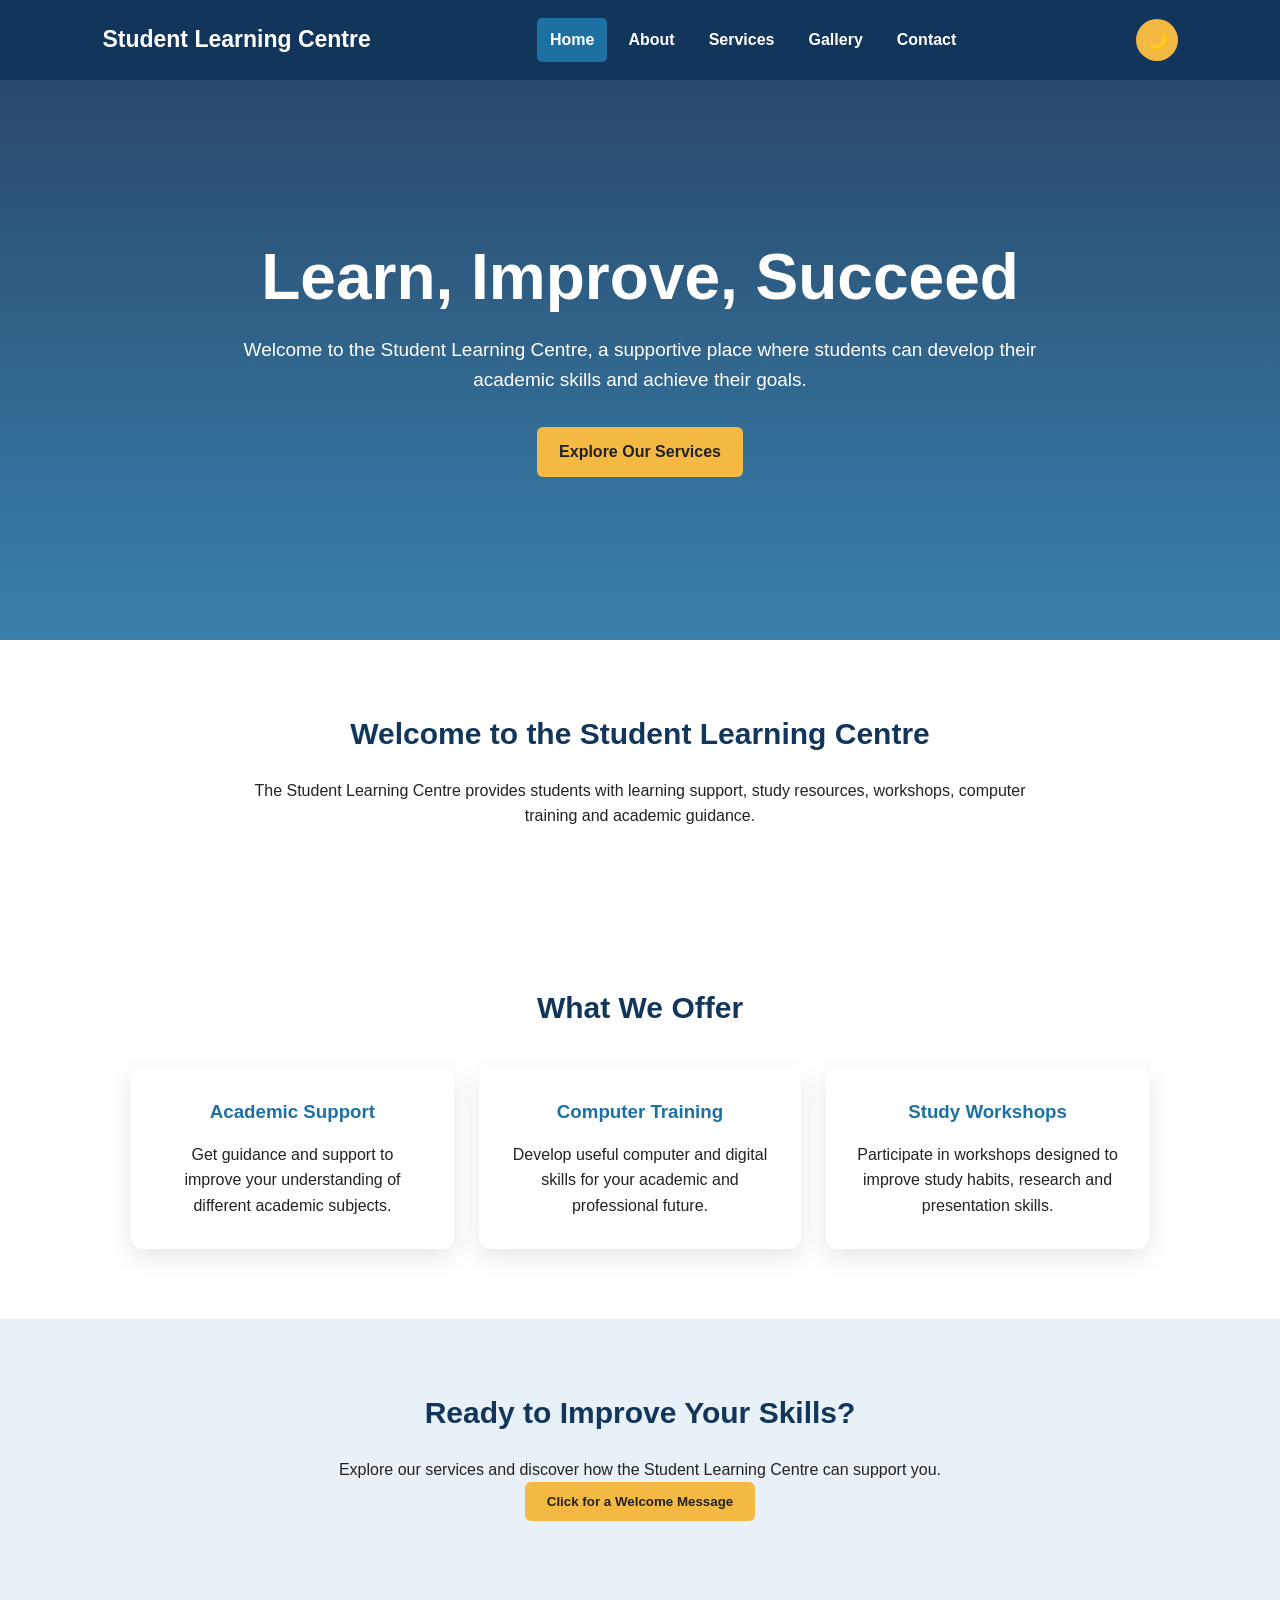
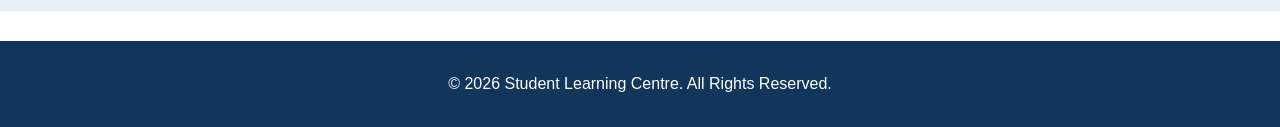
<file: index.html>
<!DOCTYPE html>
<html lang="en">

<head>
    <meta charset="UTF-8">

    <meta name="viewport" content="width=device-width, initial-scale=1.0">

    <title>Student Learning Centre | Home</title>

    <link rel="stylesheet" href="css/style.css">
</head>

<body>

    <!-- Header -->
    <header>
        <div class="logo">
            Student Learning Centre
        </div>

        <!-- Navigation -->
        <nav>
            <a href="index.html" class="active">Home</a>
            <a href="about.html">About</a>
            <a href="services.html">Services</a>
            <a href="gallery.html">Gallery</a>
            <a href="contact.html">Contact</a>
        </nav>
      <button id="themeButton" aria-label="Switch between light and dark mode">
    🌙
</button>
    </header>


    <!-- Main content -->
    <main>

        <!-- Hero section -->
        <section class="hero">

            <div class="hero-content">

                <h1>Learn, Improve, Succeed</h1>

                <p>
                    Welcome to the Student Learning Centre,
                    a supportive place where students can develop
                    their academic skills and achieve their goals.
                </p>

                <a href="services.html" class="btn">
                    Explore Our Services
                </a>

            </div>

        </section>


        <!-- Introduction -->
        <section class="intro">

            <h2>Welcome to the Student Learning Centre</h2>

            <p>
                The Student Learning Centre provides students with
                learning support, study resources, workshops,
                computer training and academic guidance.
            </p>

        </section>


        <!-- Highlights -->
        <section class="highlights">

            <h2>What We Offer</h2>

            <div class="card-container">

                <article class="card">

                    <h3>Academic Support</h3>

                    <p>
                        Get guidance and support to improve your
                        understanding of different academic subjects.
                    </p>

                </article>


                <article class="card">

                    <h3>Computer Training</h3>

                    <p>
                        Develop useful computer and digital skills
                        for your academic and professional future.
                    </p>

                </article>


                <article class="card">

                    <h3>Study Workshops</h3>

                    <p>
                        Participate in workshops designed to improve
                        study habits, research and presentation skills.
                    </p>

                </article>

            </div>

        </section>


        <!-- Call to action -->
        <section class="cta">

            <h2>Ready to Improve Your Skills?</h2>

            <p>
                Explore our services and discover how the
                Student Learning Centre can support you.
            </p>

            <button id="welcomeButton">
                Click for a Welcome Message
            </button>

            <p id="welcomeMessage"></p>

        </section>

    </main>


    <!-- Footer -->
    <footer>

        <p>
            &copy; 2026 Student Learning Centre.
            All Rights Reserved.
        </p>

    </footer>


    <script src="js/script.js"></script>

</body>

</html>
</file>
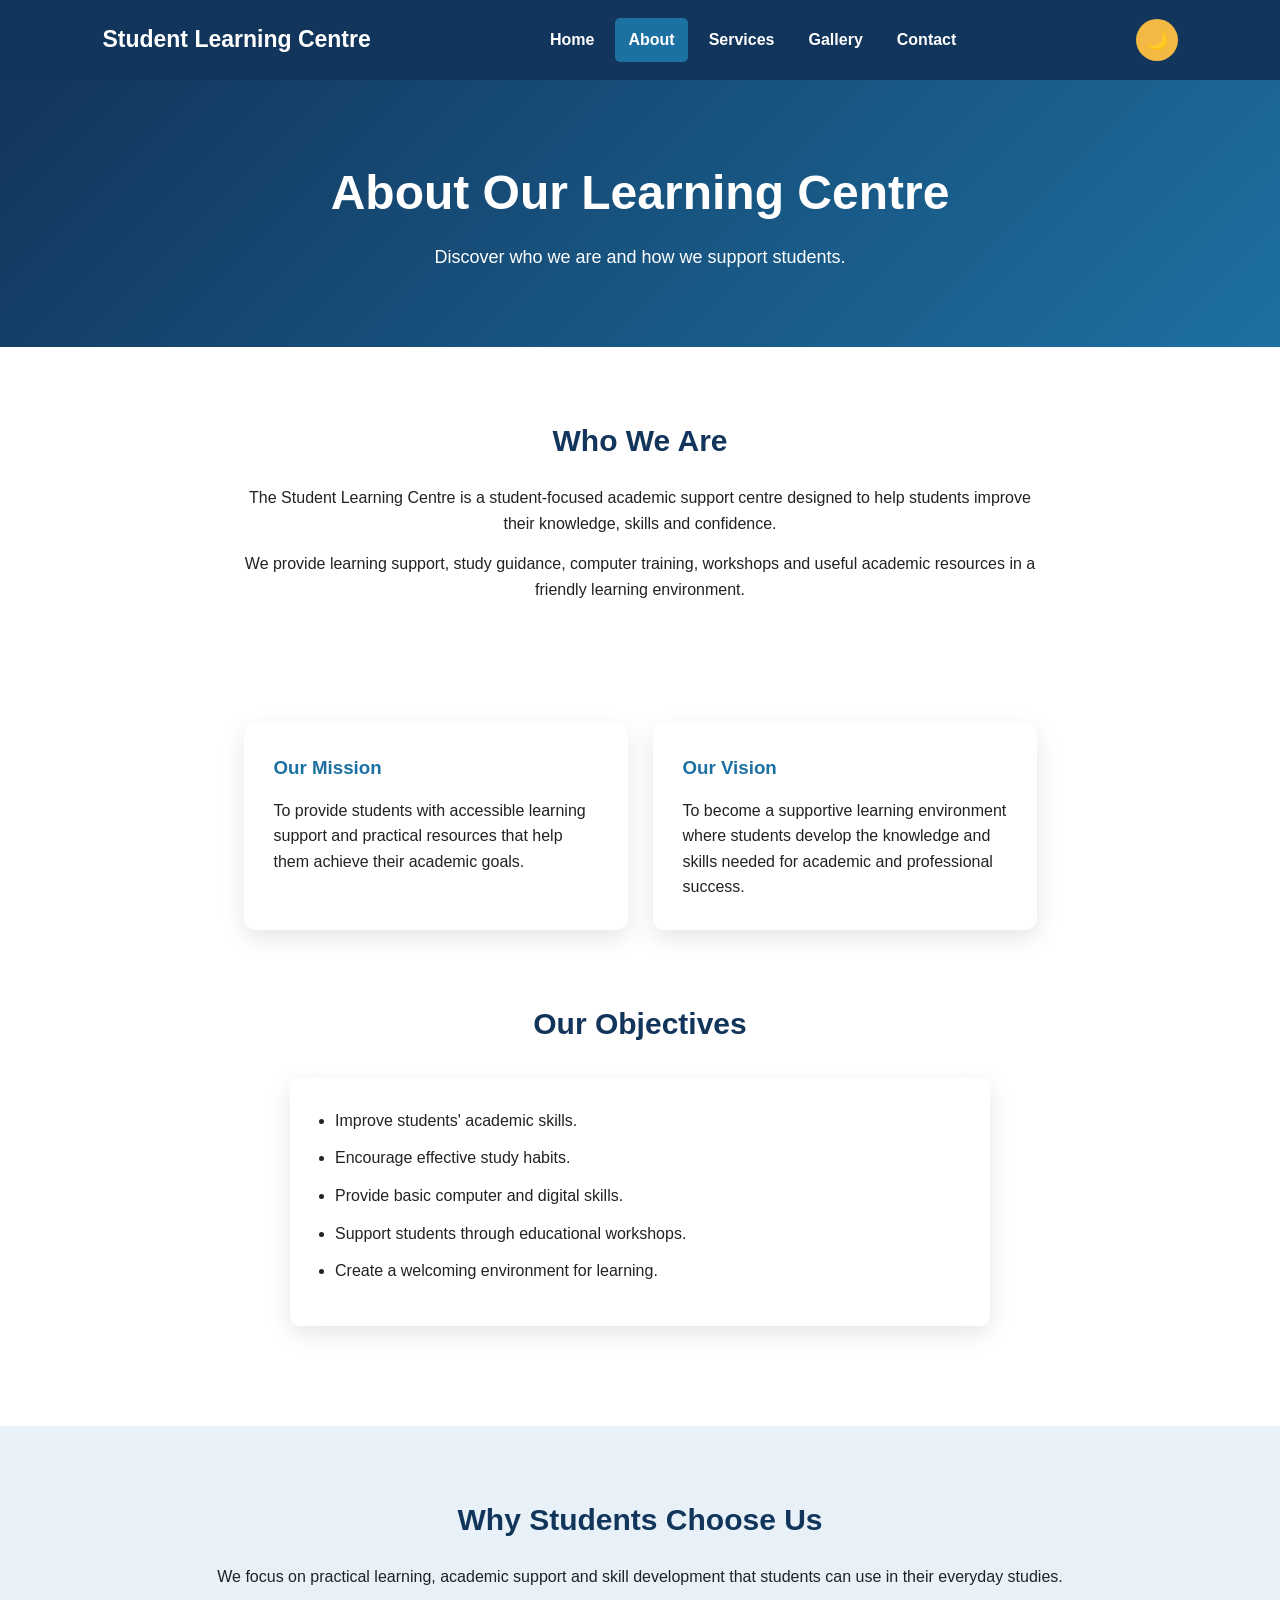
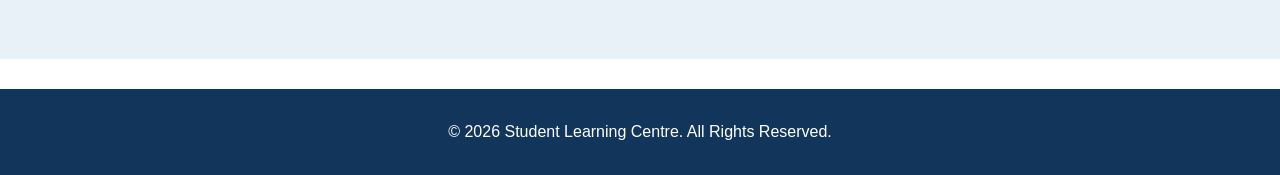
<file: about.html>
<!DOCTYPE html>
<html lang="en">

<head>
    <meta charset="UTF-8">

    <meta name="viewport" content="width=device-width, initial-scale=1.0">

    <title>Student Learning Centre | About</title>

    <link rel="stylesheet" href="css/style.css">
</head>

<body>

    <!-- Header -->
    <header>

        <div class="logo">
            Student Learning Centre
        </div>

        <!-- Navigation -->
        <nav>
            <a href="index.html">Home</a>
            <a href="about.html" class="active">About</a>
            <a href="services.html">Services</a>
            <a href="gallery.html">Gallery</a>
            <a href="contact.html">Contact</a>
        </nav>
      <button id="themeButton" aria-label="Switch between light and dark mode">
    🌙
</button>

    </header>


    <!-- Main content -->
    <main>

        <!-- Page heading -->
        <section class="page-header">

            <h1>About Our Learning Centre</h1>

            <p>
                Discover who we are and how we support students.
            </p>

        </section>


        <!-- About section -->
        <section class="intro">

            <h2>Who We Are</h2>

            <p>
                The Student Learning Centre is a student-focused
                academic support centre designed to help students
                improve their knowledge, skills and confidence.
            </p>

            <p>
                We provide learning support, study guidance,
                computer training, workshops and useful academic
                resources in a friendly learning environment.
            </p>

        </section>


        <!-- Mission and Vision -->
        <section class="card-container">

            <article class="card">

                <h3>Our Mission</h3>

                <p>
                    To provide students with accessible learning
                    support and practical resources that help them
                    achieve their academic goals.
                </p>

            </article>


            <article class="card">

                <h3>Our Vision</h3>

                <p>
                    To become a supportive learning environment
                    where students develop the knowledge and skills
                    needed for academic and professional success.
                </p>

            </article>

        </section>


        <!-- Objectives -->
        <section class="intro">

            <h2>Our Objectives</h2>

            <ul class="objectives">

                <li>
                    Improve students' academic skills.
                </li>

                <li>
                    Encourage effective study habits.
                </li>

                <li>
                    Provide basic computer and digital skills.
                </li>

                <li>
                    Support students through educational workshops.
                </li>

                <li>
                    Create a welcoming environment for learning.
                </li>

            </ul>

        </section>


        <!-- Why choose us -->
        <section class="cta">

            <h2>Why Students Choose Us</h2>

            <p>
                We focus on practical learning, academic support
                and skill development that students can use in
                their everyday studies.
            </p>

        </section>

    </main>


    <!-- Footer -->
    <footer>

        <p>
            &copy; 2026 Student Learning Centre.
            All Rights Reserved.
        </p>

    </footer>


    <script src="js/script.js"></script>

</body>

</html>
</file>
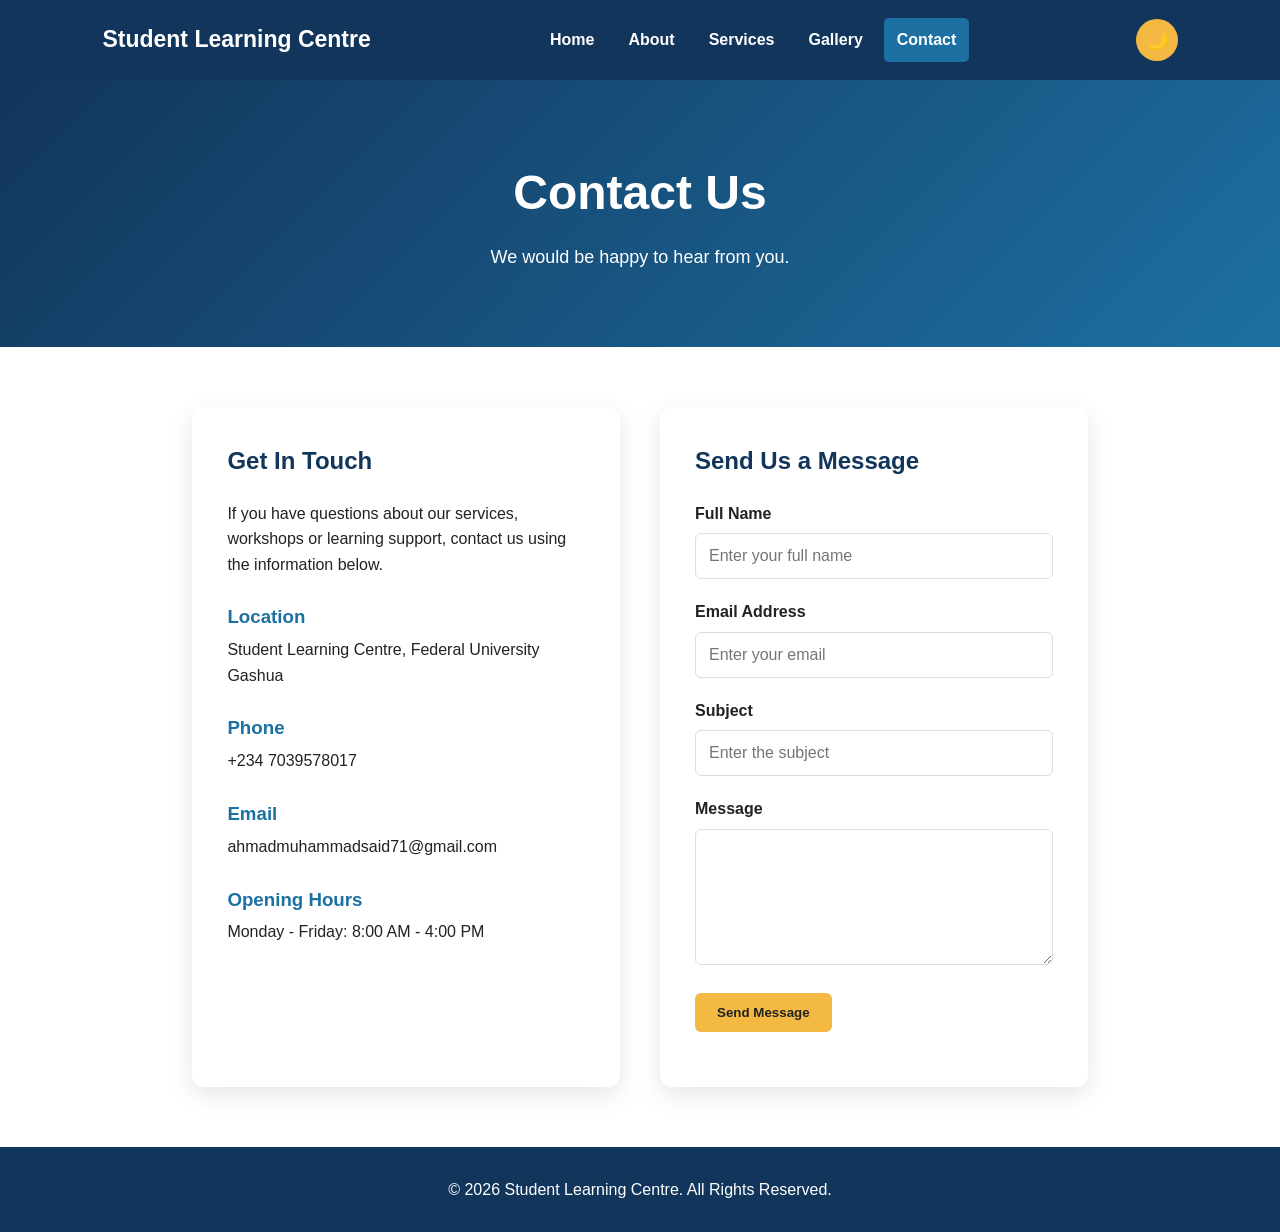
<file: contact.html>
<!DOCTYPE html>
<html lang="en">

<head>
    <meta charset="UTF-8">

    <meta name="viewport" content="width=device-width, initial-scale=1.0">

    <title>Student Learning Centre | Contact</title>

    <link rel="stylesheet" href="css/style.css">
</head>

<body>

    <!-- Header -->
    <header>

        <div class="logo">
            Student Learning Centre
        </div>

        <!-- Navigation -->
        <nav>
            <a href="index.html">Home</a>
            <a href="about.html">About</a>
            <a href="services.html">Services</a>
            <a href="gallery.html">Gallery</a>
            <a href="contact.html" class="active">Contact</a>
        </nav>
      <button id="themeButton" aria-label="Switch between light and dark mode">
    🌙
</button>

    </header>


    <!-- Main content -->
    <main>

        <!-- Page heading -->
        <section class="page-header">

            <h1>Contact Us</h1>

            <p>
                We would be happy to hear from you.
            </p>

        </section>


        <!-- Contact information -->
        <section class="contact-section">

            <div class="contact-info">

                <h2>Get In Touch</h2>

                <p>
                    If you have questions about our services,
                    workshops or learning support, contact us
                    using the information below.
                </p>

                <div class="contact-item">

                    <h3>Location</h3>

                    <p>
                        Student Learning Centre,
                        Federal University Gashua
                    </p>

                </div>


                <div class="contact-item">

                    <h3>Phone</h3>

                    <p>
                        +234 7039578017
                    </p>

                </div>


                <div class="contact-item">

                    <h3>Email</h3>

                    <p>
                      ahmadmuhammadsaid71@gmail.com
                    </p>

                </div>


                <div class="contact-item">

                    <h3>Opening Hours</h3>

                    <p>
                        Monday - Friday: 8:00 AM - 4:00 PM
                    </p>

                </div>

            </div>


            <!-- Contact form -->
            <div class="contact-form">

                <h2>Send Us a Message</h2>

                <form id="contactForm">

                    <div class="form-group">

                        <label for="name">
                            Full Name
                        </label>

                        <input
                            type="text"
                            id="name"
                            name="name"
                            placeholder="Enter your full name">

                        <small id="nameError"></small>

                    </div>


                    <div class="form-group">

                        <label for="email">
                            Email Address
                        </label>

                        <input
                            type="email"
                            id="email"
                            name="email"
                            placeholder="Enter your email">

                        <small id="emailError"></small>

                    </div>


                    <div class="form-group">

                        <label for="subject">
                            Subject
                        </label>

                        <input
                            type="text"
                            id="subject"
                            name="subject"
                            placeholder="Enter the subject">

                        <small id="subjectError"></small>

                    </div>


                    <div class="form-group">

                        <label for="message">
                            Message
                        </label>

                        <textarea
                            id="message"
                            name="message"
                            rows="6"
                            placeholder="Write your message">
                        </textarea>

                        <small id="messageError"></small>

                    </div>


                    <button type="submit">
                        Send Message
                    </button>

                    <p id="formMessage"></p>

                </form>

            </div>

        </section>

    </main>


    <!-- Footer -->
    <footer>

        <p>
            &copy; 2026 Student Learning Centre.
            All Rights Reserved.
        </p>

    </footer>


    <script src="js/script.js"></script>

</body>

</html>
</file>
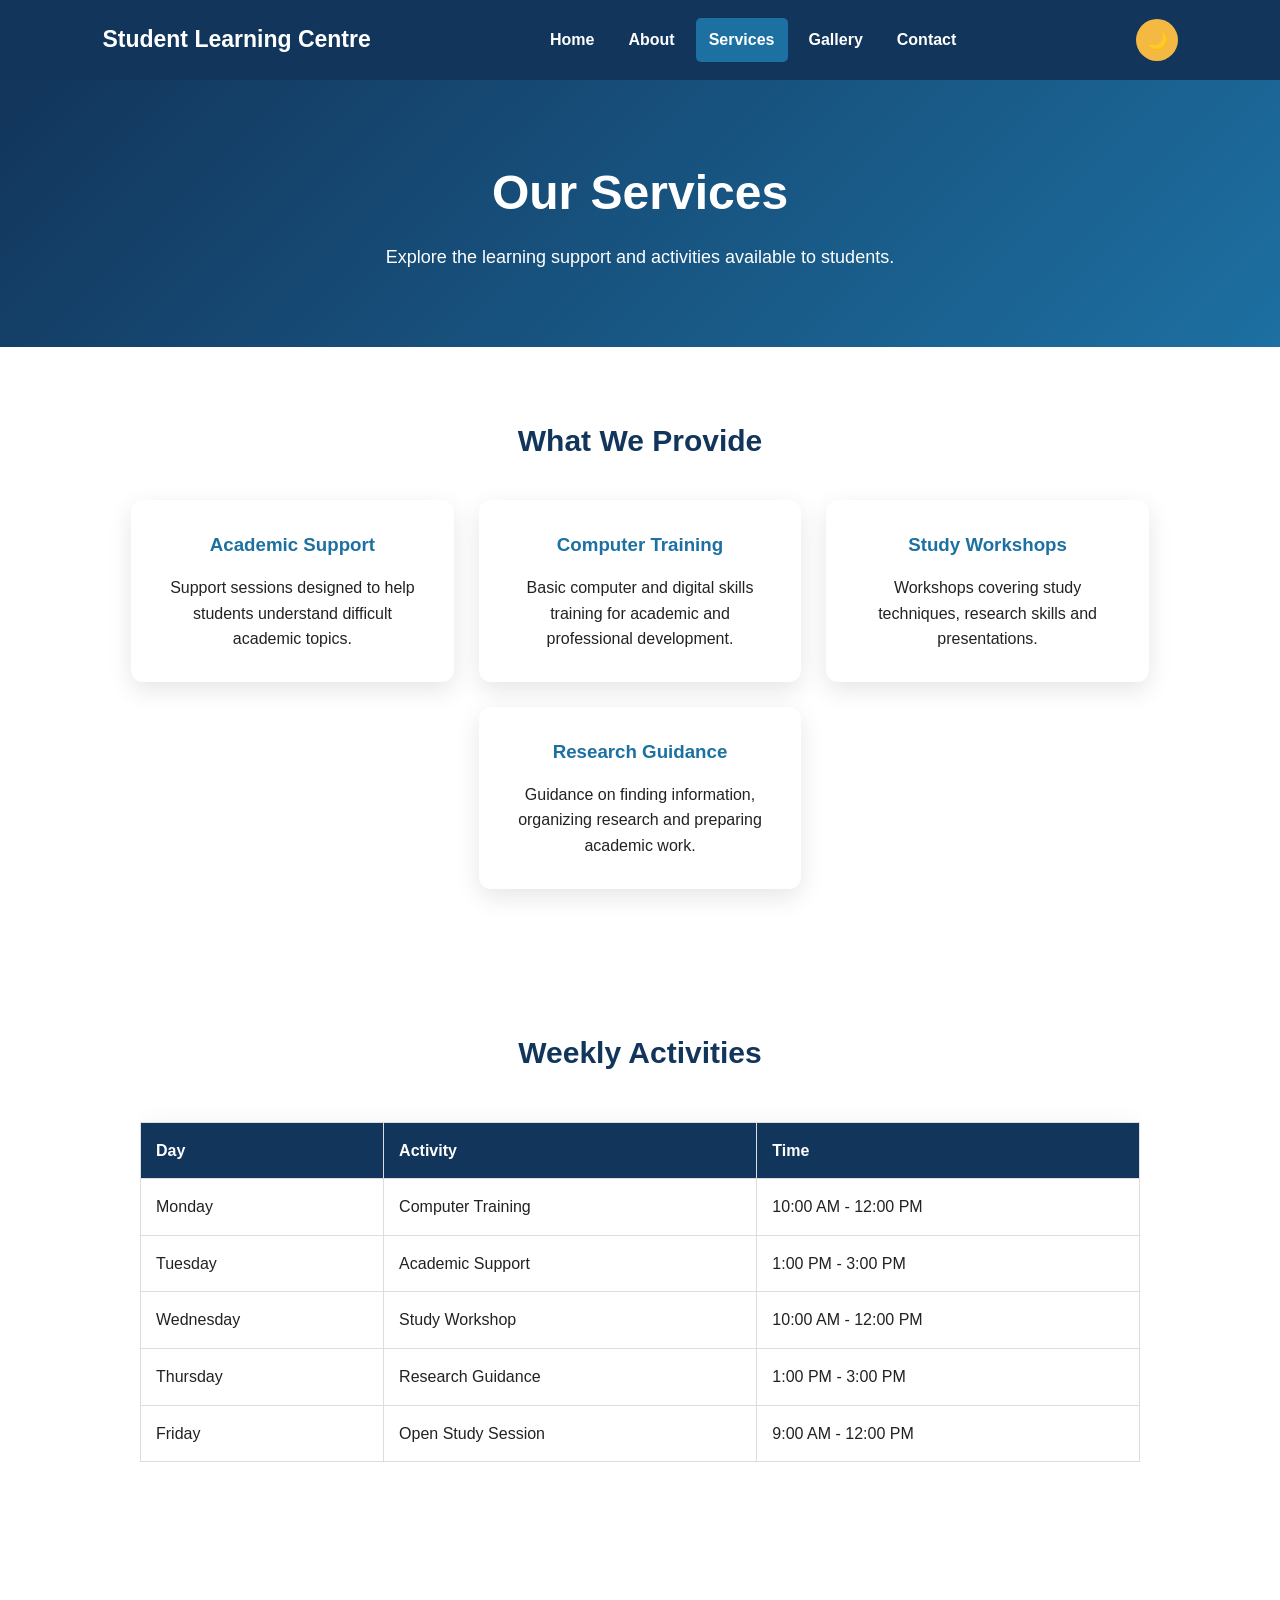
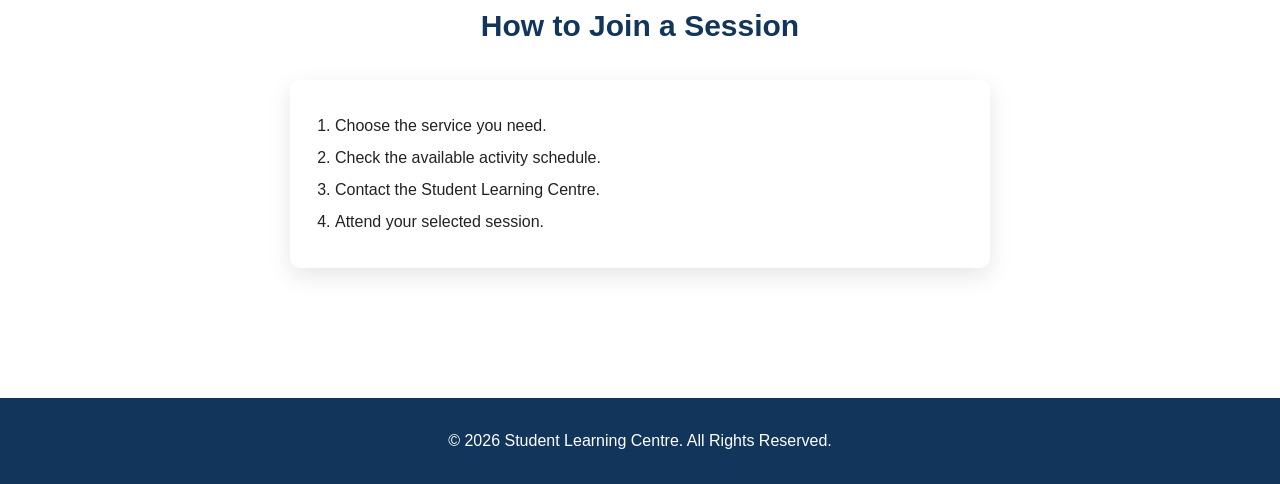
<file: services.html>
<!DOCTYPE html>
<html lang="en">

<head>
    <meta charset="UTF-8">

    <meta name="viewport" content="width=device-width, initial-scale=1.0">

    <title>Student Learning Centre | Services</title>

    <link rel="stylesheet" href="css/style.css">
</head>

<body>

    <!-- Header -->
    <header>

        <div class="logo">
            Student Learning Centre
        </div>

        <nav>
            <a href="index.html">Home</a>
            <a href="about.html">About</a>
            <a href="services.html" class="active">Services</a>
            <a href="gallery.html">Gallery</a>
            <a href="contact.html">Contact</a>
        </nav>
      <button id="themeButton" aria-label="Switch between light and dark mode">
    🌙
</button>

    </header>


    <!-- Main content -->
    <main>

        <!-- Page heading -->
        <section class="page-header">

            <h1>Our Services</h1>

            <p>
                Explore the learning support and activities
                available to students.
            </p>

        </section>


        <!-- Services -->
        <section class="intro">

            <h2>What We Provide</h2>

            <div class="card-container">

                <article class="card">

                    <h3>Academic Support</h3>

                    <p>
                        Support sessions designed to help students
                        understand difficult academic topics.
                    </p>

                </article>


                <article class="card">

                    <h3>Computer Training</h3>

                    <p>
                        Basic computer and digital skills training
                        for academic and professional development.
                    </p>

                </article>


                <article class="card">

                    <h3>Study Workshops</h3>

                    <p>
                        Workshops covering study techniques,
                        research skills and presentations.
                    </p>

                </article>


                <article class="card">

                    <h3>Research Guidance</h3>

                    <p>
                        Guidance on finding information, organizing
                        research and preparing academic work.
                    </p>

                </article>

            </div>

        </section>


        <!-- Service schedule table -->
        <section class="intro">

            <h2>Weekly Activities</h2>

            <div class="table-container">

                <table>

                    <thead>

                        <tr>
                            <th>Day</th>
                            <th>Activity</th>
                            <th>Time</th>
                        </tr>

                    </thead>

                    <tbody>

                        <tr>
                            <td>Monday</td>
                            <td>Computer Training</td>
                            <td>10:00 AM - 12:00 PM</td>
                        </tr>

                        <tr>
                            <td>Tuesday</td>
                            <td>Academic Support</td>
                            <td>1:00 PM - 3:00 PM</td>
                        </tr>

                        <tr>
                            <td>Wednesday</td>
                            <td>Study Workshop</td>
                            <td>10:00 AM - 12:00 PM</td>
                        </tr>

                        <tr>
                            <td>Thursday</td>
                            <td>Research Guidance</td>
                            <td>1:00 PM - 3:00 PM</td>
                        </tr>

                        <tr>
                            <td>Friday</td>
                            <td>Open Study Session</td>
                            <td>9:00 AM - 12:00 PM</td>
                        </tr>

                    </tbody>

                </table>

            </div>

        </section>


        <!-- Ordered list -->
        <section class="intro">

            <h2>How to Join a Session</h2>

            <ol class="steps">

                <li>Choose the service you need.</li>

                <li>Check the available activity schedule.</li>

                <li>Contact the Student Learning Centre.</li>

                <li>Attend your selected session.</li>

            </ol>

        </section>

    </main>


    <!-- Footer -->
    <footer>

        <p>
            &copy; 2026 Student Learning Centre.
            All Rights Reserved.
        </p>

    </footer>


    <script src="js/script.js"></script>

</body>

</html>
</file>
<file: css/style.css>
:root {
    --primary: #12355b;
    --secondary: #1d70a2;
    --accent: #f4b942;
    --background: fefe;
    --surface: #ffffff;
    --text: #222222;
    --muted: #666666;
    --border: #dddddd;
    --shadow: 0 8px 25px rgba(0, 0, 0, 0.10);
}

* {
    margin: 0;
    padding: 0;
    box-sizing: border-box;
}

html {
    scroll-behavior: smooth;
}

body {
    font-family: Arial, sans-serif;
    line-height: 1.6;
    background-color: var(--background);
    color: var(--text);
    transition: background-color 0.3s, color 0.3s;
}

a {
    color: inherit;
}


/* =========================
   HEADER
   ========================= */

header {
    background-color: var(--primary);
    color: white;
    padding: 18px 8%;

    display: flex;
    justify-content: space-between;
    align-items: center;

    gap: 20px;
    flex-wrap: wrap;

    position: sticky;
    top: 0;
    z-index: 1000;
}

.logo {
    font-size: 23px;
    font-weight: bold;
}

nav {
    display: flex;
    align-items: center;
    justify-content: center;
    gap: 8px;
    flex-wrap: wrap;
}

nav a {
    color: white;
    text-decoration: none;
    font-weight: bold;
    padding: 9px 13px;
    border-radius: 5px;
    transition: background-color 0.3s;
}

nav a:hover,
nav a.active {
    background-color: var(--secondary);
}


/* =========================
   THEME BUTTON
   ========================= */

#themeButton {
    background-color: var(--accent);
    color: #222;
    border: none;
    border-radius: 50%;
    width: 42px;
    height: 42px;
    padding: 0;
    font-size: 18px;
    cursor: pointer;
    transition: transform 0.3s;
}

#themeButton:hover {
    transform: rotate(20deg) scale(1.05);
}


/* =========================
   HERO
   ========================= */

.hero {
    min-height: 560px;

    display: flex;
    justify-content: center;
    align-items: center;

    text-align: center;
    padding: 60px 8%;

    background:
        linear-gradient(
            rgba(18, 53, 91, 0.90),
            rgba(29, 112, 162, 0.88)
        );
}

.hero-content {
    max-width: 800px;
    color: white;
}

.hero h1 {
    font-size: clamp(38px, 6vw, 64px);
    line-height: 1.1;
    margin-bottom: 22px;
}

.hero p {
    font-size: 19px;
    margin-bottom: 32px;
}


/* =========================
   BUTTONS
   ========================= */

.btn,
button {
    display: inline-block;

    background-color: var(--accent);
    color: #222;

    padding: 12px 22px;

    border: none;
    border-radius: 6px;

    text-decoration: none;
    font-weight: bold;

    cursor: pointer;

    transition:
        transform 0.3s,
        opacity 0.3s,
        box-shadow 0.3s;
}

.btn:hover,
button:hover {
    transform: translateY(-2px);
    opacity: 0.92;
    box-shadow: 0 5px 15px rgba(0, 0, 0, 0.15);
}


/* =========================
   PAGE HEADER
   ========================= */

.page-header {
    background:
        linear-gradient(
            135deg,
            var(--primary),
            var(--secondary)
        );

    color: white;
    text-align: center;
    padding: 75px 8%;
}

.page-header h1 {
    font-size: clamp(34px, 5vw, 48px);
    margin-bottom: 12px;
}

.page-header p {
    font-size: 18px;
}


/* =========================
   GENERAL SECTIONS
   ========================= */

.intro,
.highlights,
.cta {
    padding: 70px 8%;
    text-align: center;
}

.intro h2,
.highlights h2,
.cta h2 {
    margin-bottom: 20px;
    color: var(--primary);
    font-size: 30px;
}

.intro > p {
    max-width: 800px;
    margin: 0 auto 15px;
}


/* =========================
   CARDS
   ========================= */

.card-container {
    display: flex;
    justify-content: center;
    align-items: stretch;

    gap: 25px;

    margin-top: 35px;

    flex-wrap: wrap;
}

.card {
    background-color: var(--surface);

    padding: 30px;

    width: 30%;
    min-width: 250px;

    border-radius: 12px;

    box-shadow: var(--shadow);

    transition:
        transform 0.3s,
        box-shadow 0.3s;
}

.card:hover {
    transform: translateY(-8px);
    box-shadow: 0 12px 30px rgba(0, 0, 0, 0.16);
}

.card h3 {
    color: var(--secondary);
    margin-bottom: 15px;
}


/* =========================
   CTA
   ========================= */

.cta {
    background-color: #e8f1f8;
}

#welcomeMessage {
    margin-top: 20px;
    font-weight: bold;
    color: var(--primary);
}


/* =========================
   LISTS
   ========================= */

.objectives,
.steps {
    max-width: 700px;
    margin: 30px auto;
    text-align: left;

    background-color: var(--surface);

    padding: 30px 45px;

    border-radius: 10px;

    box-shadow: var(--shadow);
}

.objectives li {
    margin-bottom: 12px;
}

.steps {
    line-height: 2;
}


/* =========================
   TABLE
   ========================= */

.table-container {
    max-width: 1000px;
    margin: 0 auto;
    overflow-x: auto;
}

table {
    width: 100%;

    border-collapse: collapse;

    background-color: var(--surface);

    margin-top: 25px;

    box-shadow: var(--shadow);
}

th,
td {
    border: 1px solid var(--border);
    padding: 15px;
    text-align: left;
}

th {
    background-color: var(--primary);
    color: white;
}

tr:hover {
    background-color: rgba(29, 112, 162, 0.08);
}


/* =========================
   GALLERY
   ========================= */

.gallery-container {
    display: grid;

    grid-template-columns: repeat(2, 1fr);

    gap: 25px;

    max-width: 1000px;

    margin: 35px auto;
}

.gallery-item {
    background-color: var(--surface);

    border-radius: 12px;

    overflow: hidden;

    box-shadow: var(--shadow);

    transition: transform 0.3s;
}

.gallery-item:hover {
    transform: translateY(-6px);
}

.gallery-item img {
    width: 100%;
    height: 280px;

    object-fit: cover;

    display: block;
}

.gallery-item h3 {
    color: var(--secondary);
    margin: 20px 20px 10px;
}

.gallery-item p {
    margin: 0 20px 20px;
}


/* =========================
   SLIDESHOW
   ========================= */

.slideshow {
    max-width: 750px;

    margin: 35px auto;

    text-align: center;

    background-color: var(--surface);

    padding: 20px;

    border-radius: 12px;

    box-shadow: var(--shadow);
}

.slideshow img {
    width: 100%;
    max-height: 430px;

    object-fit: cover;

    border-radius: 8px;
}

#slideCaption {
    margin: 15px 0;

    font-weight: bold;

    color: var(--primary);
}

.slide-buttons {
    display: flex;
    justify-content: center;
    gap: 15px;
}


/* =========================
   CONTACT
   ========================= */

.contact-section {
    display: grid;

    grid-template-columns: 1fr 1fr;

    gap: 40px;

    max-width: 1100px;

    margin: 60px auto;

    padding: 0 8%;
}

.contact-info,
.contact-form {
    background-color: var(--surface);

    padding: 35px;

    border-radius: 12px;

    box-shadow: var(--shadow);
}

.contact-info h2,
.contact-form h2 {
    color: var(--primary);
    margin-bottom: 20px;
}

.contact-item {
    margin-top: 25px;
}

.contact-item h3 {
    color: var(--secondary);
    margin-bottom: 5px;
}


/* =========================
   FORM
   ========================= */

.form-group {
    margin-bottom: 20px;
}

.form-group label {
    display: block;

    margin-bottom: 7px;

    font-weight: bold;
}

.form-group input,
.form-group textarea {
    width: 100%;

    padding: 13px;

    border: 1px solid var(--border);

    border-radius: 6px;

    background-color: var(--background);

    color: var(--text);

    font-family: inherit;
    font-size: 16px;

    transition: border-color 0.3s;
}

.form-group input:focus,
.form-group textarea:focus {
    outline: none;
    border-color: var(--secondary);
}

.form-group textarea {
    resize: vertical;
}

.form-group small {
    display: block;

    margin-top: 5px;

    color: #c62828;
}

#formMessage {
    margin-top: 20px;
    font-weight: bold;
}


/* =========================
   FOOTER
   ========================= */

footer {
    background-color: var(--primary);
    color: white;

    text-align: center;

    padding: 30px 8%;

    margin-top: 30px;
}


/* =========================
   DARK MODE
   ========================= */

body.dark-mode {
    --primary: #0b1f33;
    --secondary: #3b9bd6;
    --accent: #f4b942;

    --background: #121820;
    --surface: #1c2630;

    --text: #f1f1f1;
    --muted: #b8b8b8;

    --border: #3a4650;
}

body.dark-mode .cta {
    background-color: #182936;
}

body.dark-mode tr:hover {
    background-color: rgba(59, 155, 214, 0.12);
}


/* =========================
   RESPONSIVE DESIGN
   ========================= */

@media (max-width: 900px) {

    header {
        justify-content: center;
    }

    .card {
        width: 45%;
    }

    .contact-section {
        grid-template-columns: 1fr;
    }
}


@media (max-width: 768px) {

    header {
        flex-direction: column;
        gap: 15px;
        padding: 16px 5%;
    }

    nav {
        width: 100%;
    }

    nav a {
        font-size: 14px;
        padding: 8px 9px;
    }

    .hero {
        min-height: 480px;
    }

    .hero p {
        font-size: 17px;
    }

    .card {
        width: 100%;
    }

    .gallery-container {
        grid-template-columns: 1fr;
    }

    .gallery-item img {
        height: 230px;
    }

    .contact-section {
        padding: 0 5%;
        margin: 40px auto;
    }

    .intro,
    .highlights,
    .cta {
        padding: 50px 5%;
    }

    .objectives,
    .steps {
        padding: 25px 30px;
    }
}


@media (max-width: 480px) {

    .logo {
        font-size: 19px;
        text-align: center;
    }

    nav {
        gap: 4px;
    }

    nav a {
        font-size: 13px;
        padding: 7px;
    }

    .hero {
        min-height: 430px;
        padding: 40px 5%;
    }

    .hero h1 {
        font-size: 38px;
    }

    .hero p {
        font-size: 16px;
    }

    .page-header {
        padding: 55px 5%;
    }

    .slide-buttons {
        flex-direction: column;
    }

    .slide-buttons button {
        width: 100%;
    }
}
</file>
